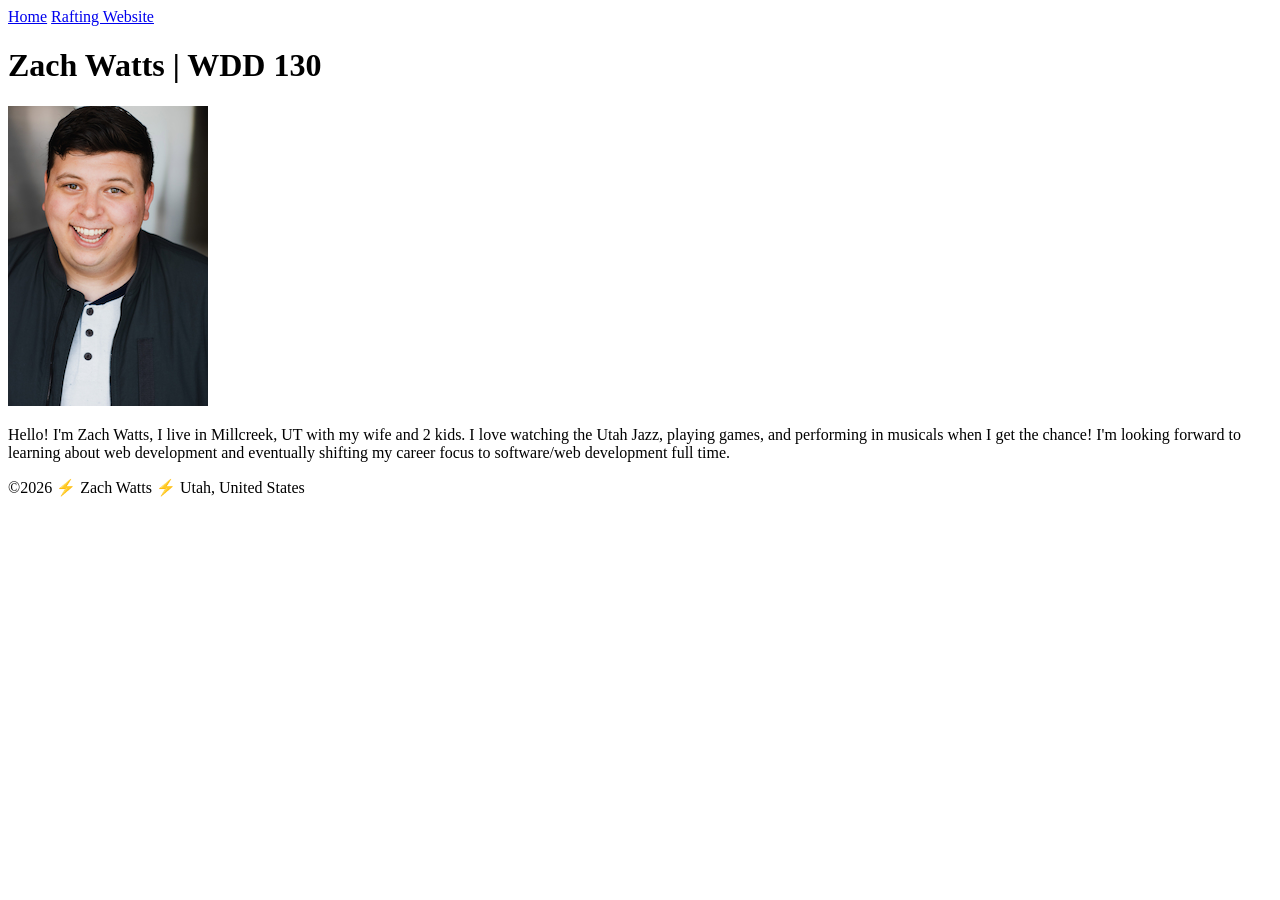
<file: index.html>
<!DOCTYPE html>
<html lang="en">

<head>
    <meta charset="UTF-8">
    <meta name="viewport" content="width=device-width, initial-scale=1.0">
    <title>Zach Watts | WDD 130</title>
</head>

<body>
    <header>
        <nav>
            <a href="#">Home</a>
            <a href="wwr/">Rafting Website</a>
        </nav>
    </header>
    <main>
        <h1>Zach Watts | WDD 130</h1>
        <img src="images/profile.jpg" alt="Zach Watts" width="200">
        <p>Hello! I'm Zach Watts, I live in Millcreek, UT with my wife and 2 kids. I love watching the Utah Jazz,
            playing games, and performing in musicals when I get the chance! I'm looking forward to learning about web
            development and eventually shifting my career focus to software/web development full time.</p>
    </main>
    <footer>
        <p>©️2026 ⚡ Zach Watts ⚡ Utah, United States</p>
    </footer>
</body>

</html>
</file>
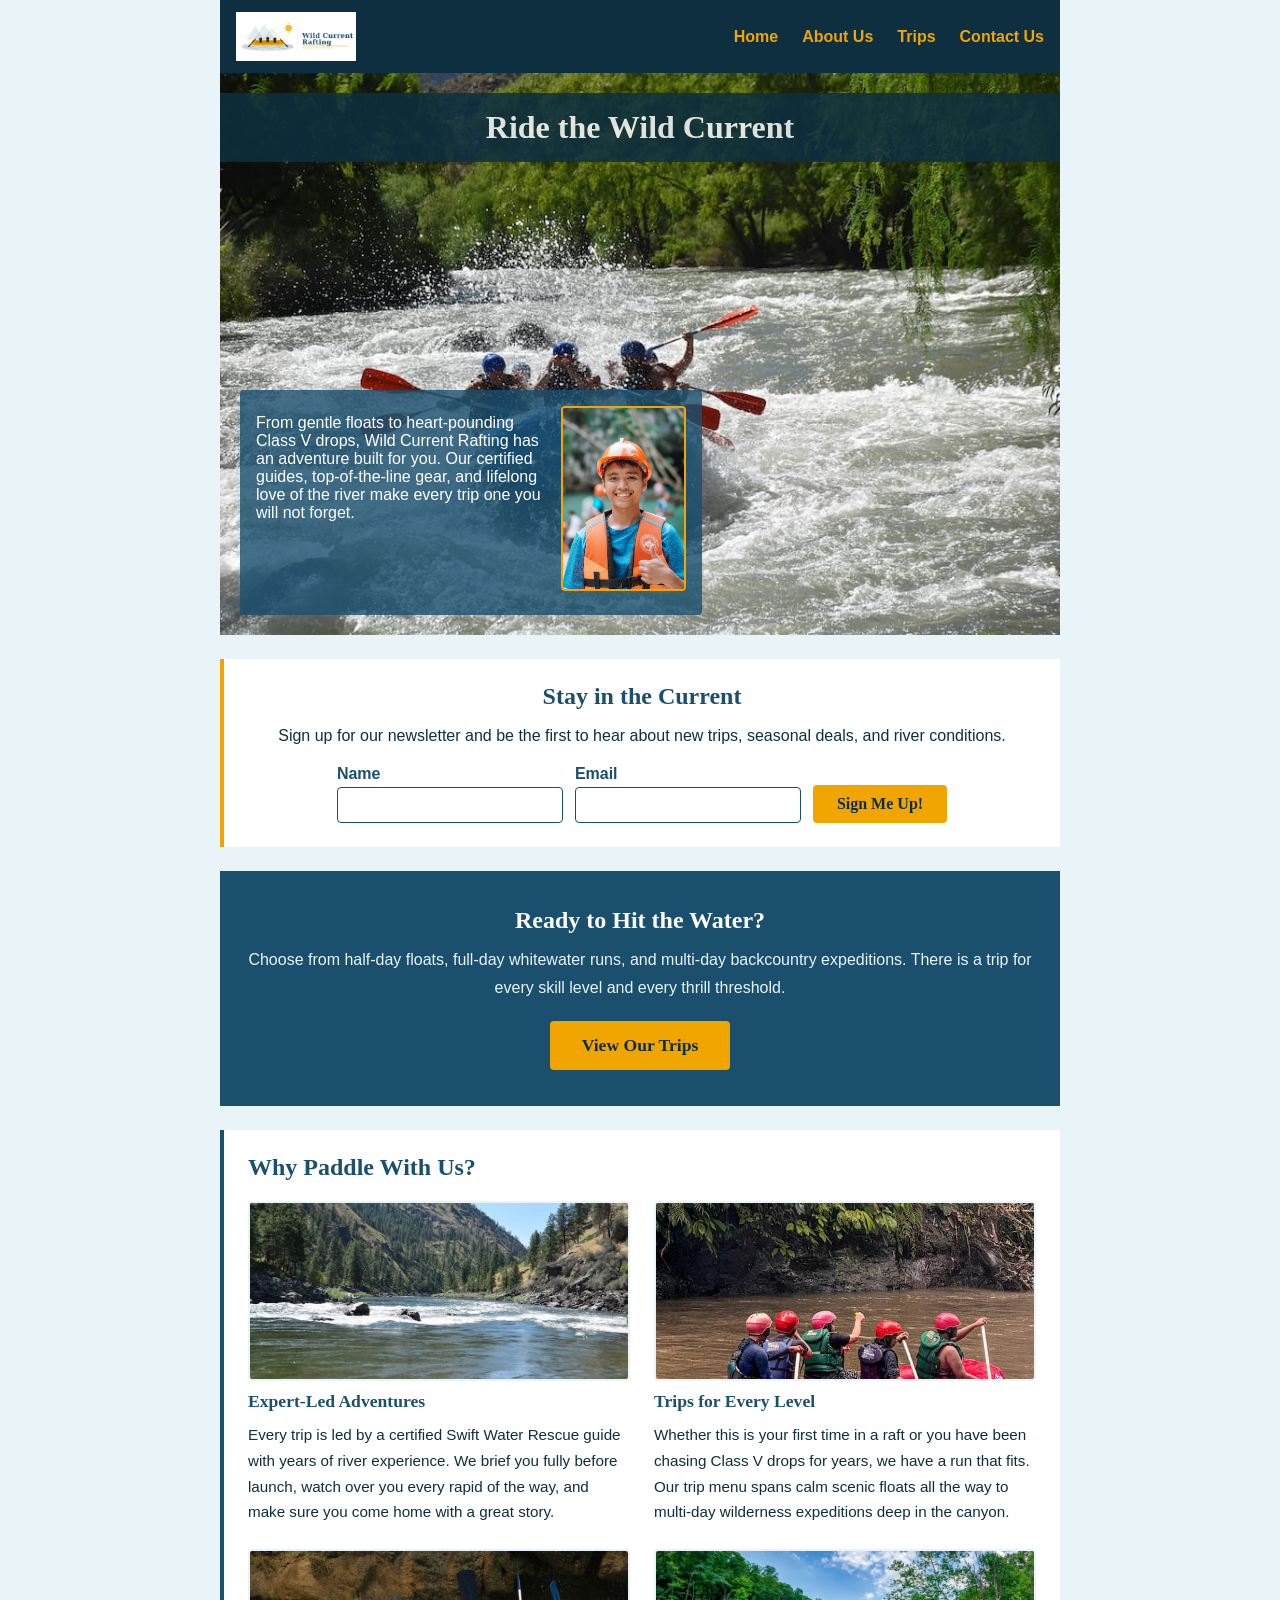
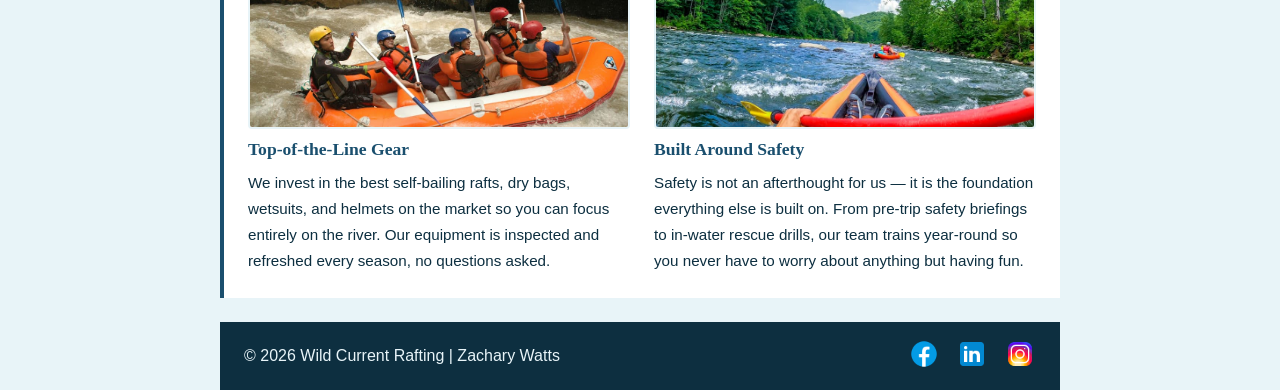
<file: wwr/index.html>
<!DOCTYPE html>
<html lang="en-US">

<head>
    <meta charset="utf-8">
    <meta name="viewport" content="width=device-width, initial-scale=1">
    <meta name="description"
        content="Wild Current Rafting offers thrilling white water adventures for all skill levels. Book a trip, sign up for our newsletter, and start your river journey today.">
    <meta name="author" content="Zachary Watts">
    <title>Home | Wild Current Rafting</title>
    <link rel="stylesheet" href="styles/rafting.css">
</head>

<body>

    <header>
        <img src="images/logo.png" alt="Wild Current Rafting Logo">
        <nav>
            <ul>
                <li><a href="index.html">Home</a></li>
                <li><a href="about.html">About Us</a></li>
                <li><a href="trips.html">Trips</a></li>
                <li><a href="contact.html">Contact Us</a></li>
            </ul>
        </nav>
    </header>

    <main>

        <!-- Hero Section -->
        <div class="hero">
            <img src="images/hero.jpg" alt="Rafters charging through churning white water rapids on a bright day">
            <h1>Ride the Wild Current</h1>
            <article>
                <img src="images/happy-client.jpg" alt="A smiling guest giving a thumbs up after a rafting trip">
                <p>
                    From gentle floats to heart-pounding Class V drops, Wild Current Rafting has an adventure
                    built for you. Our certified guides, top-of-the-line gear, and lifelong love of the river
                    make every trip one you will not forget.
                </p>
            </article>
        </div>

        <!-- Newsletter Signup -->
        <section class="newsletter">
            <h2>Stay in the Current</h2>
            <p>Sign up for our newsletter and be the first to hear about new trips, seasonal deals, and river
                conditions.</p>
            <form class="newsletter-form" action="#" method="post">
                <div class="field">
                    <label for="newsletter-name">Name</label>
                    <input type="text" id="newsletter-name" name="newsletter-name" required>
                </div>
                <div class="field">
                    <label for="newsletter-email">Email</label>
                    <input type="email" id="newsletter-email" name="newsletter-email" required>
                </div>
                <button type="submit">Sign Me Up!</button>
            </form>
        </section>

        <!-- Call to Action -->
        <section class="cta">
            <h2>Ready to Hit the Water?</h2>
            <p>Choose from half-day floats, full-day whitewater runs, and multi-day backcountry expeditions.
                There is a trip for every skill level and every thrill threshold.</p>
            <a href="trips.html" class="cta-button">View Our Trips</a>
        </section>

        <!-- Offerings Grid (CSS Grid — 2 columns) -->
        <section class="offerings">
            <h2>Why Paddle With Us?</h2>
            <div class="offerings-grid">

                <div class="offering-card">
                    <img src="images/adventure1.jpg"
                        alt="Rafters powering through the roaring Los Dientes del Diablo rapids">
                    <h3>Expert-Led Adventures</h3>
                    <p>
                        Every trip is led by a certified Swift Water Rescue guide with years of river experience.
                        We brief you fully before launch, watch over you every rapid of the way, and make sure
                        you come home with a great story.
                    </p>
                </div>

                <div class="offering-card">
                    <img src="images/adventure3.jpg" alt="A family enjoying a calm and scenic Half Day Adventure float">
                    <h3>Trips for Every Level</h3>
                    <p>
                        Whether this is your first time in a raft or you have been chasing Class V drops for
                        years, we have a run that fits. Our trip menu spans calm scenic floats all the way to
                        multi-day wilderness expeditions deep in the canyon.
                    </p>
                </div>

                <div class="offering-card">
                    <img src="images/adventure4.jpg" alt="Paddlers navigating the rushing Tumble Creek stretch">
                    <h3>Top-of-the-Line Gear</h3>
                    <p>
                        We invest in the best self-bailing rafts, dry bags, wetsuits, and helmets on the market
                        so you can focus entirely on the river. Our equipment is inspected and refreshed every
                        season, no questions asked.
                    </p>
                </div>

                <div class="offering-card">
                    <img src="images/adventure5.jpg" alt="Kayakers cruising the scenic Cramer Creek section">
                    <h3>Built Around Safety</h3>
                    <p>
                        Safety is not an afterthought for us — it is the foundation everything else is built
                        on. From pre-trip safety briefings to in-water rescue drills, our team trains year-round
                        so you never have to worry about anything but having fun.
                    </p>
                </div>

            </div>
        </section>

    </main>

    <footer>
        <p>&copy; 2026 Wild Current Rafting | Zachary Watts</p>

        <nav class="socialmedia">
            <a href="https://facebook.com">
                <img src="images/facebook.png" alt="Facebook Icon">
            </a>
            <a href="https://linkedin.com">
                <img src="images/linkedin.png" alt="LinkedIn Icon">
            </a>
            <a href="https://instagram.com">
                <img src="images/instagram.png" alt="Instagram Icon">
            </a>
        </nav>
    </footer>

</body>

</html>
</file>
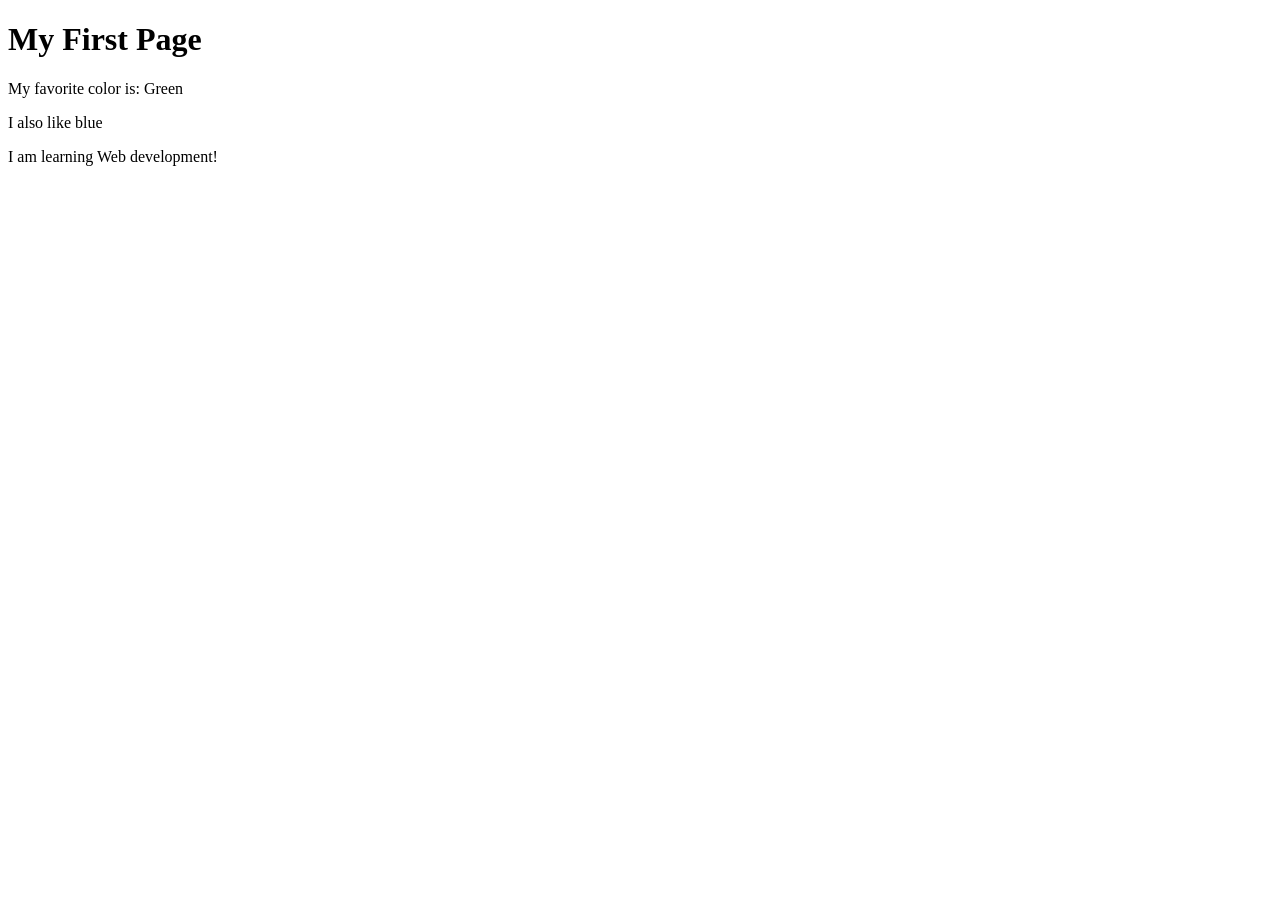
<file: week01/first-page.html>
<!DOCTYPE html>
<html lang="en">
<head>
    <meta charset="UTF-8">
    <meta name="viewport" content="width=device-width, initial-scale=1.0">
    <title>My First Page</title>
</head>
<body>
    <h1>My First Page</h1>
    <p>My favorite color is: Green</p>
    <p>I also like blue</p>
    <p>I am learning Web development!</p>
</body>
</html>
</file>
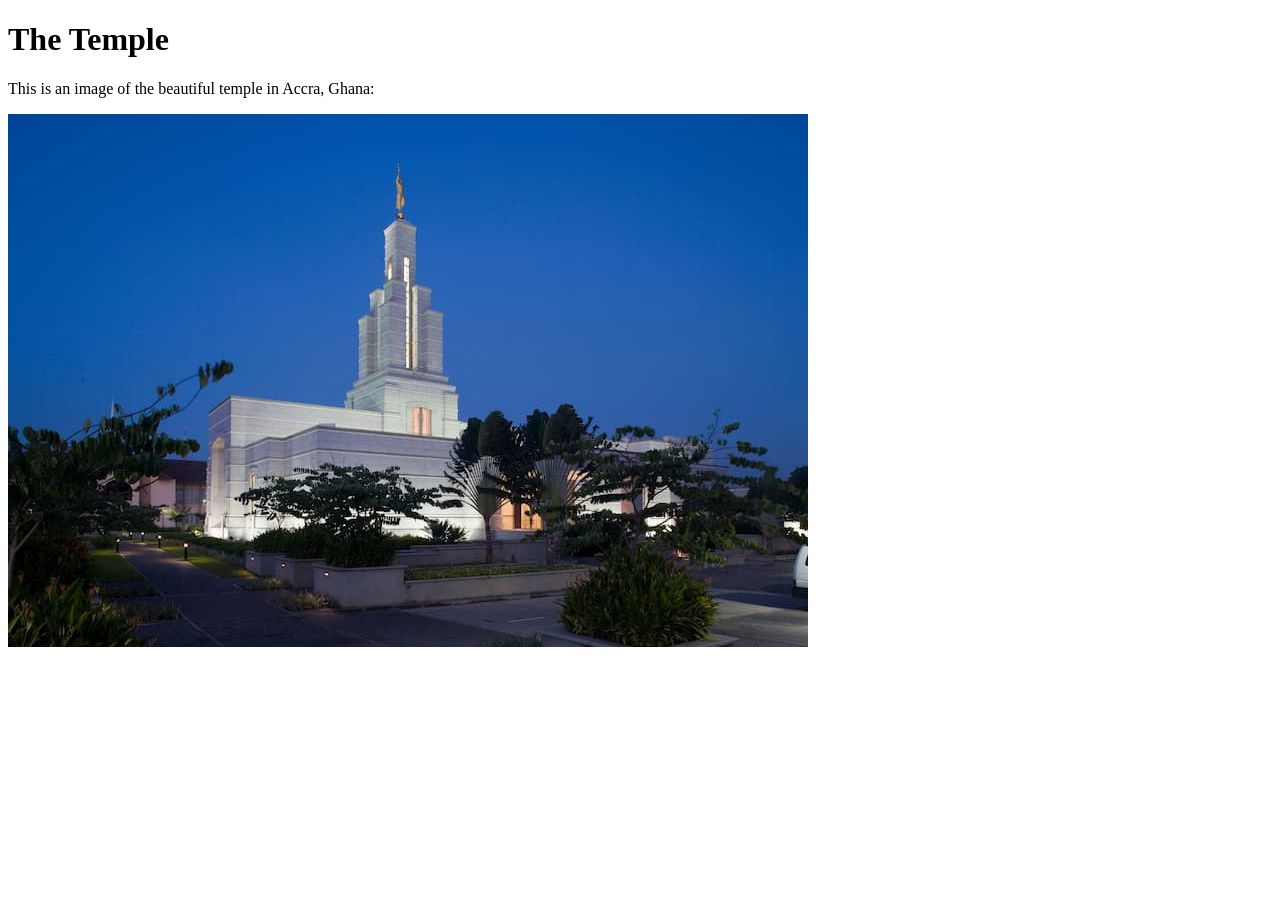
<file: week01/images-solution.html>
<!DOCTYPE html>
<html lang="en">
<head>
    <meta charset="UTF-8">
    <meta name="viewport" content="width=device-width, initial-scale=1.0">
    <title>Temple Image</title>
</head>
<body>
    <h1>The Temple</h1>
    <p>This is an image of the beautiful temple in Accra, Ghana:</p>
    <img src="images/temple-small.jpg" alt="The Accra Ghana Temple">
    
</body>
</html>
</file>
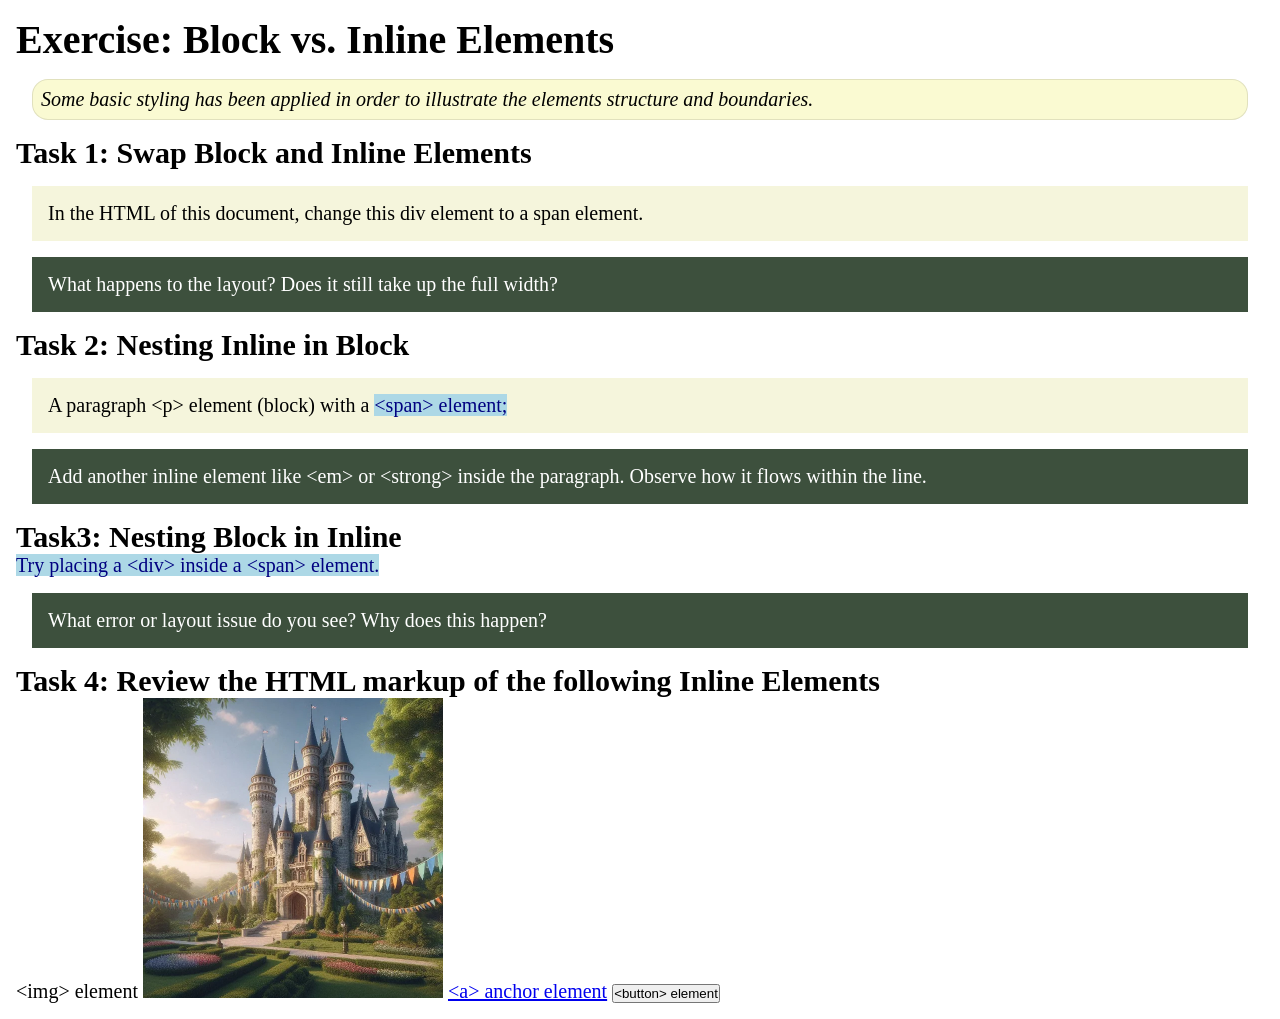
<file: week02/block-vs-inline.html>
<!DOCTYPE html>
<html lang="en">

<head>
    <meta charset="UTF-8">
    <meta name="viewport" content="width=device-width, initial-scale=1.0">
    <title>Exercise: Block vs. Inline Elements</title>
    <link rel="stylesheet" href="styles/block-vs-inline.css">
</head>

<body>
    <main>
        <h1>Exercise: Block vs. Inline Elements</h1>
        <p class="note">Some basic styling has been applied in order to illustrate the elements structure and
            boundaries.</p>

        <h2>Task 1: Swap Block and Inline Elements</h2>
        <div>In the HTML of this document, change this div element to a span element.</div>

        <p class="question">What happens to the layout? Does it still take up the full width?</p>

        <h2>Task 2: Nesting Inline in Block</h2>
        <p>A paragraph &lt;p&gt; element (block) with a <span>&lt;span&gt; element;</span></p>
        <p class="question">Add another inline element like &lt;em&gt; or &lt;strong&gt; inside the paragraph. Observe
            how it flows within the line.</p>

        <h2>Task3: Nesting Block in Inline</h2>
        <span>Try placing a &lt;div&gt; inside a &lt;span&gt; element.</span>
            <p class="question">What error or layout issue do you see? Why does this happen?</p>


            <h2>Task 4: Review the HTML markup of the following Inline Elements</h2>
        &lt;img&gt; element
        <img src="images/castle.webp" alt="placeholder image (images are inline)" width="300" height="300">
        <a href="https://churchofjesuschrist.org">&lt;a&gt; anchor element</a>
        <button type="button">&lt;button&gt; element</button>
    </main>
</body>

</html>
</file>
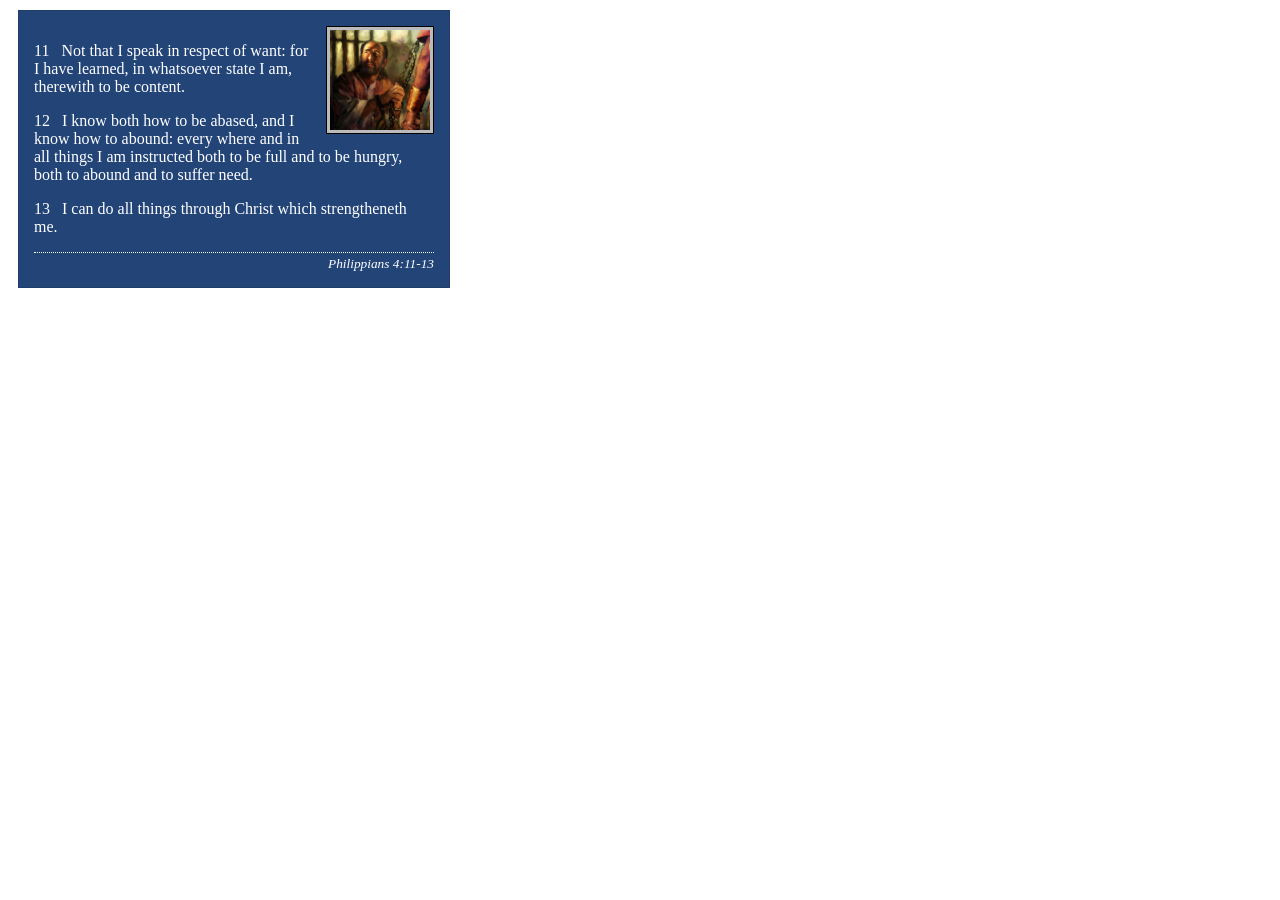
<file: week02/box-model-solution.html>
<!DOCTYPE html>
<html lang="en">
<head>
    <meta charset="UTF-8">
    <meta name="viewport" content="width=device-width, initial-scale=1.0">
    <title>Box Model Activity</title>
    <link rel="stylesheet" href="styles/box-model-solution.css">
</head>
<body>
    <main>
        <div class="callout">
            <img src="images/apostle-paul-imprisoned.webp" alt="Paul the Apostle - Imprisoned in Rome" width="200" height="200">
            <blockquote>
                <p>11 &nbsp; Not that I speak in respect of want: for I have learned, in whatsoever state I am, therewith to be content.</p>
                <p>12 &nbsp; I know both how to be abased, and I know how to abound: every where and in all things I am instructed both to be full and to be hungry, both to abound and to suffer need.</p>
                <p>13 &nbsp; I can do all things through Christ which strengtheneth me.</p>
            </blockquote>
            <cite>Philippians 4:11-13</cite>
        </div>
    </main>
</body>
</html>
</file>
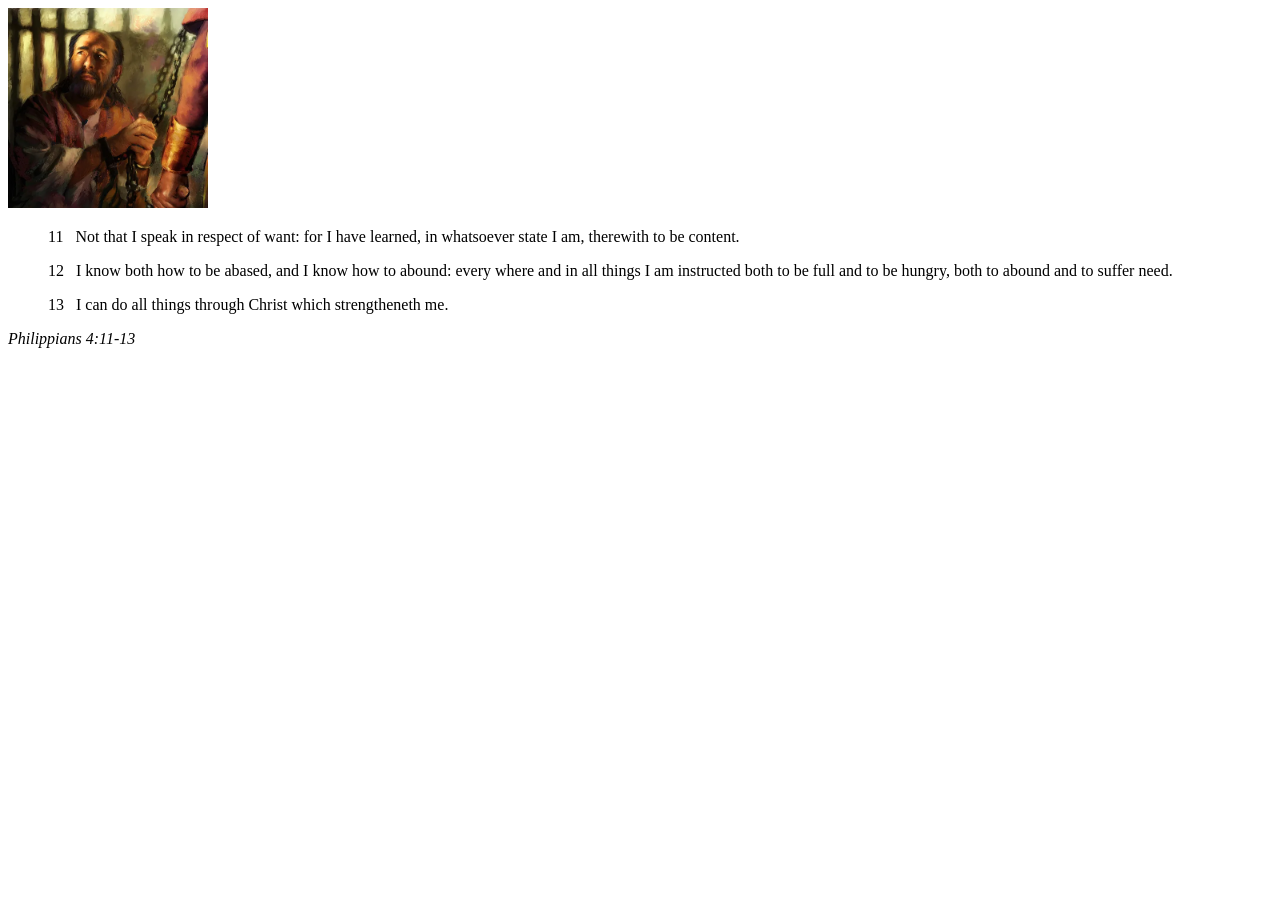
<file: week02/box-model.html>
<!DOCTYPE html>
<html lang="en">
<head>
    <meta charset="UTF-8">
    <meta name="viewport" content="width=device-width, initial-scale=1.0">
    <title>Box Model Activity</title>
</head>
<body>
    <main>
        <div class="callout">
            <img src="images/apostle-paul-imprisoned.webp" alt="Paul the Apostle - Imprisoned in Rome" width="200" height="200">
            <blockquote>
                <p>11 &nbsp; Not that I speak in respect of want: for I have learned, in whatsoever state I am, therewith to be content.</p>
                <p>12 &nbsp; I know both how to be abased, and I know how to abound: every where and in all things I am instructed both to be full and to be hungry, both to abound and to suffer need.</p>
                <p>13 &nbsp; I can do all things through Christ which strengtheneth me.</p>
            </blockquote>
            <cite>Philippians 4:11-13</cite>
        </div>
    </main>
</body>
</html>
</file>
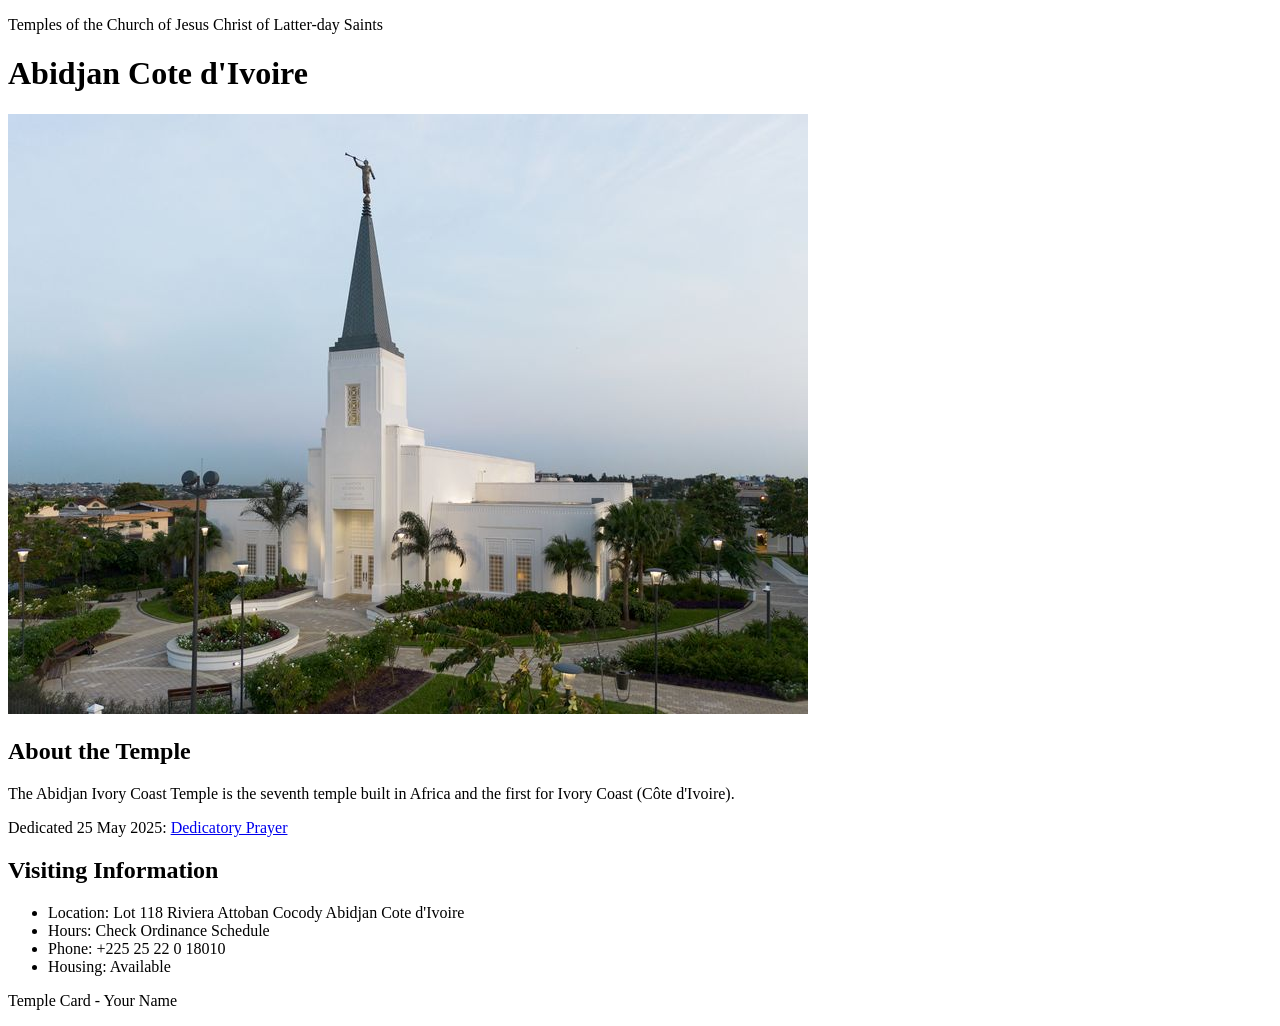
<file: week02/temple.html>
<!DOCTYPE html>
<html lang="en">

<head>
    <meta charset="UTF-8">
    <meta name="viewport" content="width=device-width, initial-scale=1.0">
    <title>Temple Card - Abidjan Cote d'Ivoire</title>
</head>

<body>
    <header>
        <p>Temples of the Church of Jesus Christ of Latter-day Saints</p>
    </header>
    <main>
        <h1>Abidjan Cote d'Ivoire</h1>
        <picture>
            <img src="images/abidjan-ivory-coast.jpeg" alt="Abidjan Cote d'Ivoire Temple">
        </picture>
        <section>
            <h2>About the Temple</h2>
            <p>The Abidjan Ivory Coast Temple is the seventh temple built in Africa and the first for Ivory Coast (Côte
                d'Ivoire).</p>
            <p>Dedicated 25 May 2025: <a
                    href="https://www.churchofjesuschrist.org/temples/dedicatory-prayer/abidjan-ivory-coast-temple/2025-05-25?lang=eng"
                    target="_blank" rel="noopener noreferrer">Dedicatory Prayer</a></p>
        </section>
        <section>
            <h2>Visiting Information</h2>
            <ul>
                <li>Location: Lot 118 Riviera Attoban Cocody Abidjan Cote d'Ivoire</li>
                <li>Hours: Check Ordinance Schedule</li>
                <li>Phone: +225 25 22 0 18010</li>
                <li>Housing: Available</li>
            </ul>
        </section>
    </main>
    <footer>
        <p>Temple Card - Your Name</p>
    </footer>
</body>

</html>
</file>
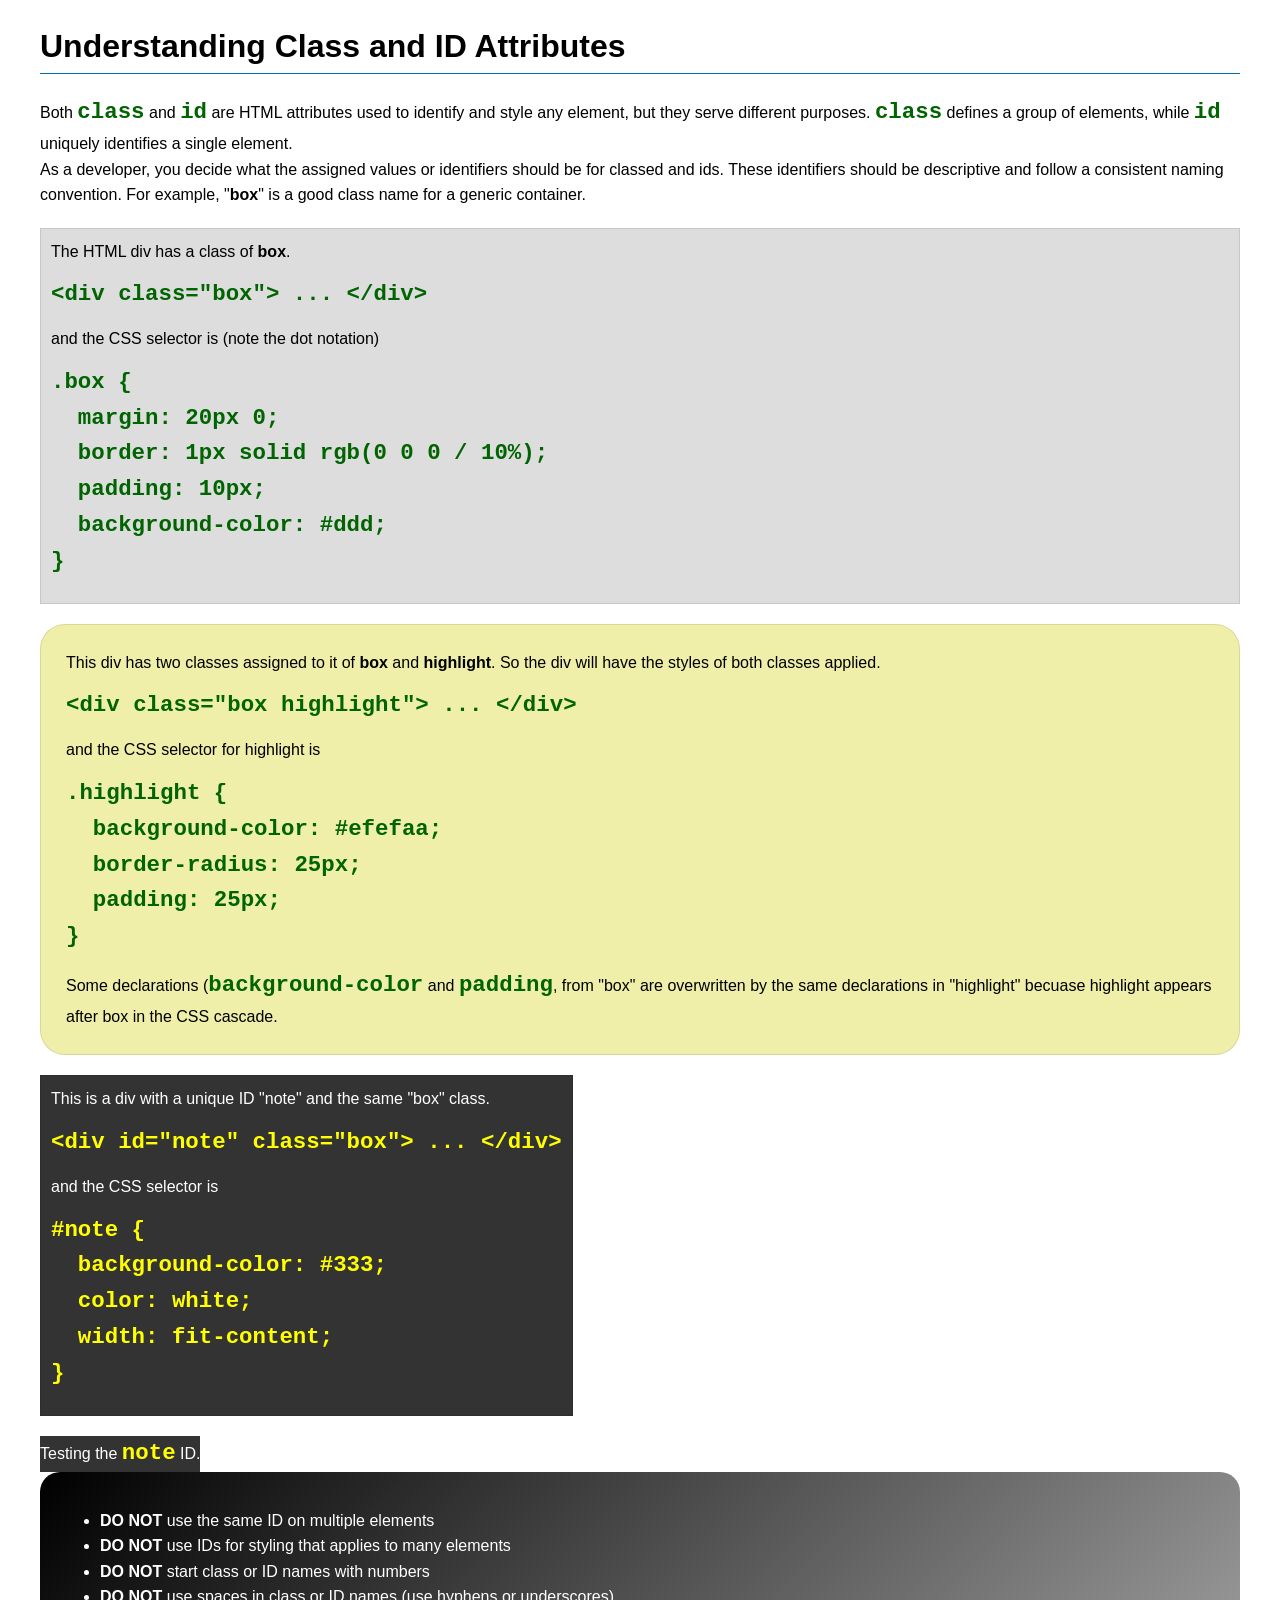
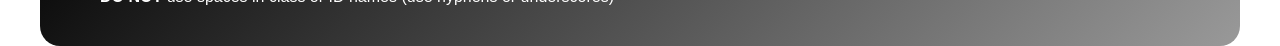
<file: week03/class-and-id.html>
<!DOCTYPE html>
<html lang="en">

<head>
    <meta charset="UTF-8">
    <meta name="viewport" content="width=device-width, initial-scale=1.0">
    <title>Class vs ID Attributes</title>
    <link rel="stylesheet" href="styles/class-and-id.css">
</head>

<body>
    <h1>Understanding Class and ID Attributes</h1>
    <p>Both <code>class</code> and <code>id</code> are HTML attributes used to identify and style any element, but they
        serve different purposes. <code>class</code> defines a group of elements, while <code>id</code> uniquely
        identifies a single element.</p>
    <p>As a developer, you decide what the assigned values or identifiers should be for classed and ids. These
        identifiers should be
        descriptive and follow a consistent naming convention. For example, "<strong>box</strong>" is a good class name
        for a generic container.</p>
    <div class="box">
        <p>The HTML div has a class of <strong>box</strong>.</p>
        <pre><code class="html">&lt;div class="box"&gt; ... &lt;/div&gt;</code></pre>
        and the CSS selector is (note the dot notation)
        <pre><code class="css">.box {
  margin: 20px 0;
  border: 1px solid rgb(0 0 0 / 10%);
  padding: 10px;
  background-color: #ddd; 
}</code></pre>
    </div>

    <div class="box highlight">
        <p>This div has two classes assigned to it of <strong>box</strong> and <strong>highlight</strong>. So the div
            will have the styles of both classes applied.</p>
        <pre><code class="html">&lt;div class="box highlight"&gt; ... &lt;/div&gt;</code></pre>
        and the CSS selector for highlight is
        <pre><code class="css">.highlight {
  background-color: #efefaa;
  border-radius: 25px;
  padding: 25px;
}</code></pre>
        <p>Some declarations (<code>background-color</code> and <code>padding</code>, from "box" are overwritten by the
            same declarations in "highlight" becuase highlight appears after box in the CSS cascade.</p>
    </div>

    <div id="note" class="box">
        <p>This is a div with a unique ID "note" and the same "box" class.</p>
        <pre><code class="html">&lt;div id="note" class="box"&gt; ... &lt;/div&gt;</code></pre>
        and the CSS selector is
        <pre><code class="css">#note {
  background-color: #333;
  color: white;
  width: fit-content;
}</code></pre>
    </div>

    <div id="note">
        <p>Testing the <code>note</code> ID.</p>
    </div>

    <section id="best-practice">
        <ul>
            <li><strong>DO NOT</strong> use the same ID on multiple elements</li>
            <li><strong>DO NOT</strong> use IDs for styling that applies to many elements</li>
            <li><strong>DO NOT</strong> start class or ID names with numbers</li>
            <li><strong>DO NOT</strong> use spaces in class or ID names (use hyphens or underscores)</li>
        </ul>
    </section>




</body>

</html>
</file>
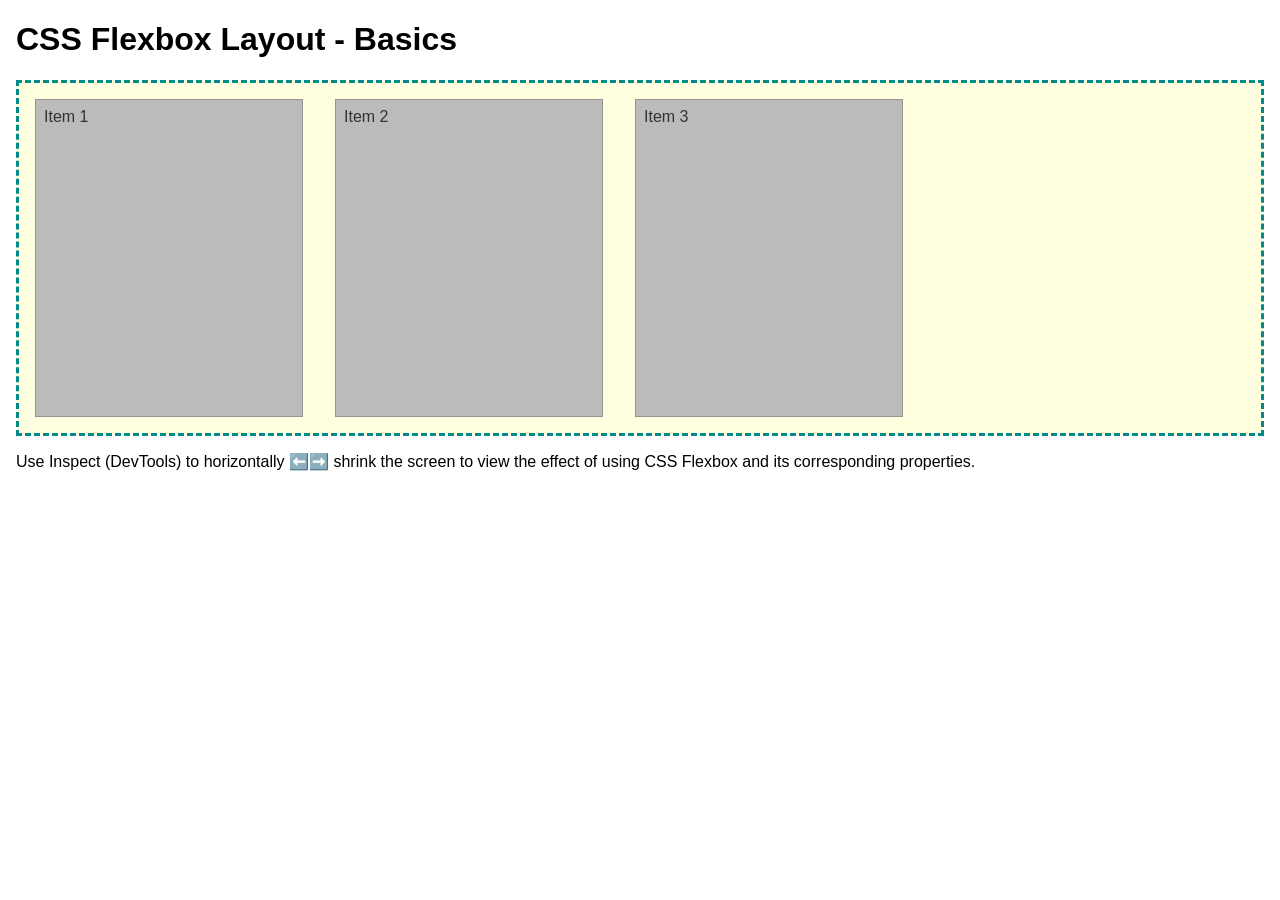
<file: week04/flexbox-layout.html>
<!DOCTYPE html>
<html lang="en">
<head>
    <meta charset="UTF-8">
    <meta name="viewport" content="width=device-width, initial-scale=1.0">
    <title>CSS Flexbox Layout - Basics</title>
    <link rel="stylesheet" href="styles/flexbox.css">
</head>
<body>
    <main>
        <h1>CSS Flexbox Layout - Basics</h1>
        <div class="flex-container">
            <div class="flex-item item1">Item 1</div>
            <div class="flex-item item2">Item 2</div>
            <div class="flex-item item3">Item 3</div>
        </div>
        <p>Use Inspect (DevTools) to horizontally ⬅️➡️ shrink the screen to view the effect of using CSS Flexbox and its corresponding properties.</p>
    </main>
</body>
</html>
</file>
<file: wwr/styles/rafting.css>
/* ============================================================
   Wild Current Rafting — rafting.css
   WDD 130 | Zachary Watts
   ============================================================ */

/* --- CSS Variables (Color Scheme & Fonts) --- */
:root {
  --primary-color: #1a4f6e;
  /* deep river blue */
  --secondary-color: #e8f4f8;
  /* light sky */
  --accent1-color: #0d2f40;
  /* dark navy */
  --accent2-color: #f0a500;
  /* warm amber/gold */
  --heading-font: "Georgia", "Times New Roman", serif;
  --body-font: "Trebuchet MS", Verdana, sans-serif;
}

/* --- Box Model Reset --- */
* {
  margin: 0;
  padding: 0;
  box-sizing: border-box;
}

/* --- Body --- */
body {
  font-family: var(--body-font);
  color: var(--accent1-color);
  background-color: var(--secondary-color);
}

/* --- Page Width & Centering ---
   max-width instead of width so the page never forces
   horizontal scrolling on narrow screens              */
header,
main,
footer {
  max-width: 840px;
  width: 100%;
  margin: 0 auto;
}

/* ============================================================
   HEADER  — CSS Grid: logo column | nav column
   ============================================================ */
header {
  background-color: var(--accent1-color);
  color: var(--accent2-color);
  display: grid;
  grid-template-columns: auto 1fr;
  align-items: center;
  gap: 16px;
  padding: 12px 16px;
}

/* Logo — direct child img only (keeps header > img
   separate from any other img rules)                 */
header>img {
  width: 120px;
  height: auto;
  display: block;
}

/* ============================================================
   NAV — CSS Flex: horizontal link row
   ============================================================ */
nav ul {
  list-style: none;
  display: flex;
  justify-content: flex-end;
  gap: 24px;
}

nav ul li a {
  color: var(--accent2-color);
  text-decoration: none;
  font-family: var(--body-font);
  font-weight: bold;
}

nav ul li a:hover {
  text-decoration: underline;
}

/* ============================================================
   HEADINGS
   ============================================================ */
h1,
h2 {
  font-family: var(--heading-font);
  color: var(--primary-color);
}

/* ============================================================
   HERO SECTION
   The .hero div is the positioning context (position:relative).
   Both the h1 and the article overlay are position:absolute
   so they sit on top of the hero background image.
   ============================================================ */
.hero {
  position: relative;
}

/* Hero background image — direct child only so this rule
   does NOT accidentally apply to the article's img       */
.hero>img {
  display: block;
  width: 100%;
  height: auto;
}

/* h1 banner overlaid at the top of the hero image.
   Scoped to .hero so a normal h1 (e.g. on the Contact page)
   just gets the base h1, h2 styling above. */
.hero h1 {
  position: absolute;
  top: 20px;
  width: 100%;
  padding: 16px;
  text-align: center;
  background-color: var(--accent1-color);
  color: #fff;
  opacity: 0.85;
}

/* Mission statement overlay — bottom-left of hero */
.hero article {
  position: absolute;
  bottom: 20px;
  left: 20px;
  width: 55%;
  background-color: rgba(26, 79, 110, 0.80);
  color: #fff;
  padding: 16px;
  border-radius: 4px;
}

.hero article p {
  color: #fff;
  margin: 8px 0 0 0;
  padding: 0;
}

/* Happy-client image floated to the right inside the article */
.hero article img {
  float: right;
  width: 125px;
  height: auto;
  margin: 0 0 8px 12px;
  border: 2px solid var(--accent2-color);
  border-radius: 4px;
}

/* ============================================================
   SECTIONS — shared base style
   ============================================================ */
section {
  background-color: #fff;
  border-left: 4px solid var(--accent2-color);
  margin: 24px 0;
  padding: 24px;
}

section h2 {
  margin-bottom: 12px;
  color: var(--primary-color);
}

/* ============================================================
   HISTORY SECTION — two-column Grid: text | image
   ============================================================ */
.history,
.contact-main {
  display: grid;
  grid-template-columns: 1fr 1fr;
  gap: 24px;
}

.history {
  align-items: center;
}

.history-text p {
  line-height: 1.7;
}

.history-img img {
  width: 100%;
  height: auto;
  display: block;
  border-radius: 4px;
  border: 3px solid var(--accent2-color);
}

/* ============================================================
   ADVENTURES SECTION — five figures in a horizontal row
   ============================================================ */
.adventures {
  border-left: 4px solid var(--primary-color);
}

.adventures h2 {
  margin-bottom: 16px;
}

.adventures-gallery,
.employee-gallery {
  display: flex;
  gap: 12px;
}

.adventures-gallery figure,
.employee-gallery figure {
  flex: 1;
  text-align: center;
}

.adventures-gallery img,
.employee-gallery img {
  width: 100%;
  object-fit: cover;
  display: block;
  border-radius: 4px;
  border: 2px solid var(--secondary-color);
}

.adventures-gallery img {
  height: 130px;
}

/* Employee headshots are tall portrait photos, so they need
   a taller crop than the landscape adventure photos above
   to avoid cutting through people's faces */
.employee-gallery img {
  height: 220px;
}

.adventures-gallery figcaption,
.employee-gallery figcaption {
  margin-top: 6px;
  font-size: 0.8rem;
  font-weight: bold;
  color: var(--primary-color);
  font-family: var(--body-font);
}

/* ============================================================
   FOOTER — copyright left | social icons right
   ============================================================ */
footer {
  background-color: var(--accent1-color);
  color: var(--secondary-color);
  display: flex;
  justify-content: space-between;
  align-items: center;
  padding: 16px 24px;
}

footer p {
  color: var(--secondary-color);
  margin: 0;
}

.socialmedia {
  display: flex;
  justify-content: flex-end;
  gap: 16px;
  margin: 0;
  padding: 0;
}

.socialmedia a {
  text-decoration: none;
}

.socialmedia img {
  width: 32px;
  height: 32px;
}

/* ============================================================
   CONTACT PAGE
   ============================================================ */

/* --- Intro: company name + address, centered above the
   map/form section --- */
.contact-intro {
  text-align: center;
  padding: 24px 16px 0;
}

.contact-intro address {
  font-style: normal;
  line-height: 1.7;
  margin-top: 8px;
}

.contact-intro a {
  color: var(--primary-color);
  text-decoration: none;
}

.contact-intro a:hover {
  text-decoration: underline;
}

/* --- Map + Form
   .contact-main shares the .history two-column grid above;
   align-items: start since the form runs taller than the map --- */
.contact-main {
  align-items: start;
}

.map iframe {
  display: block;
  width: 100%;
  height: 100%;
  min-height: 320px;
  border: 0;
  border-radius: 4px;
}

/* --- Contact Form --- */
.contact-form {
  display: flex;
  flex-direction: column;
  gap: 16px;
}

.form-group {
  display: flex;
  flex-direction: column;
  gap: 4px;
}

.contact-form label {
  font-weight: bold;
  color: var(--primary-color);
}

.contact-form input[type="text"],
.contact-form input[type="email"],
.contact-form textarea {
  font-family: var(--body-font);
  font-size: 1rem;
  padding: 8px;
  border: 1px solid var(--primary-color);
  border-radius: 4px;
}

.contact-form textarea {
  resize: vertical;
}

.contact-form fieldset {
  border: 1px solid var(--primary-color);
  border-radius: 4px;
  padding: 12px;
}

.contact-form legend {
  font-weight: bold;
  color: var(--primary-color);
  padding: 0 4px;
}

.contact-form fieldset label,
.checkbox-group label {
  display: flex;
  align-items: center;
  gap: 8px;
  font-weight: normal;
  color: var(--accent1-color);
}

.contact-form button[type="submit"] {
  align-self: flex-start;
  font-family: var(--heading-font);
  font-size: 1.1rem;
  font-weight: bold;
  color: var(--accent1-color);
  background-color: var(--accent2-color);
  border: none;
  border-radius: 4px;
  padding: 12px 24px;
  cursor: pointer;
}

.contact-form button[type="submit"]:hover {
  color: #fff;
  background-color: var(--primary-color);
}

/* ============================================================
   HOME PAGE — Newsletter Form
   ============================================================ */
.newsletter {
  text-align: center;
}

.newsletter p {
  margin-bottom: 16px;
  line-height: 1.7;
}

.newsletter-form {
  display: flex;
  flex-wrap: wrap;
  justify-content: center;
  gap: 12px;
  margin-top: 8px;
}

.newsletter-form label {
  font-weight: bold;
  color: var(--primary-color);
}

.newsletter-form .field {
  display: flex;
  flex-direction: column;
  gap: 4px;
  text-align: left;
}

.newsletter-form input[type="text"],
.newsletter-form input[type="email"] {
  font-family: var(--body-font);
  font-size: 1rem;
  padding: 8px 12px;
  border: 1px solid var(--primary-color);
  border-radius: 4px;
  min-width: 200px;
}

.newsletter-form button[type="submit"] {
  align-self: flex-end;
  font-family: var(--heading-font);
  font-size: 1rem;
  font-weight: bold;
  color: var(--accent1-color);
  background-color: var(--accent2-color);
  border: none;
  border-radius: 4px;
  padding: 10px 24px;
  cursor: pointer;
}

.newsletter-form button[type="submit"]:hover {
  color: #fff;
  background-color: var(--primary-color);
}

/* ============================================================
   HOME PAGE — Call to Action
   ============================================================ */
.cta {
  text-align: center;
  background-color: var(--primary-color);
  border-left: none;
  color: #fff;
  padding: 36px 24px;
}

.cta h2 {
  color: #fff;
  margin-bottom: 12px;
}

.cta p {
  color: var(--secondary-color);
  margin-bottom: 20px;
  line-height: 1.7;
}

.cta-button {
  display: inline-block;
  font-family: var(--heading-font);
  font-size: 1.1rem;
  font-weight: bold;
  color: var(--accent1-color);
  background-color: var(--accent2-color);
  text-decoration: none;
  border-radius: 4px;
  padding: 14px 32px;
}

.cta-button:hover {
  color: #fff;
  background-color: var(--accent1-color);
}

/* ============================================================
   HOME PAGE — Offerings Grid (CSS Grid, two columns)
   ============================================================ */
.offerings {
  border-left: 4px solid var(--primary-color);
}

.offerings h2 {
  margin-bottom: 20px;
}

.offerings-grid {
  display: grid;
  grid-template-columns: 1fr 1fr;
  gap: 24px;
}

.offering-card {
  display: flex;
  flex-direction: column;
  gap: 10px;
}

.offering-card img {
  width: 100%;
  height: 180px;
  object-fit: cover;
  border-radius: 4px;
  border: 2px solid var(--secondary-color);
  display: block;
}

.offering-card h3 {
  font-family: var(--heading-font);
  color: var(--primary-color);
  font-size: 1.1rem;
}

.offering-card p {
  line-height: 1.7;
  font-size: 0.95rem;
}

/* ============================================================
   TRIPS PAGE — Trip Cards Grid
   ============================================================ */
.trips-intro {
  text-align: center;
}

.trips-intro p {
  line-height: 1.7;
  margin-bottom: 0;
}

.trips-grid {
  display: grid;
  grid-template-columns: 1fr 1fr;
  gap: 24px;
}

.trip-card {
  background-color: var(--secondary-color);
  border-radius: 4px;
  overflow: hidden;
  border: 2px solid var(--primary-color);
  display: flex;
  flex-direction: column;
}

.trip-card img {
  width: 100%;
  height: 180px;
  object-fit: cover;
  display: block;
}

.trip-card-body {
  padding: 16px;
  flex: 1;
  display: flex;
  flex-direction: column;
  gap: 8px;
}

.trip-card-body h3 {
  font-family: var(--heading-font);
  color: var(--primary-color);
  font-size: 1.1rem;
}

.trip-meta {
  display: flex;
  gap: 16px;
  font-size: 0.85rem;
  font-weight: bold;
  color: var(--primary-color);
}

.trip-card-body p {
  line-height: 1.7;
  font-size: 0.95rem;
  flex: 1;
}

/* Third card spans both columns on a 2-col grid */
.trip-card:last-child {
  grid-column: 1 / -1;
  display: grid;
  grid-template-columns: 1fr 1fr;
}

.trip-card:last-child img {
  height: 100%;
  min-height: 200px;
}

/* ============================================================
   TRIPS PAGE — Summary Table
   ============================================================ */
.trips-table {
  overflow-x: auto;
}

.trips-table h2 {
  margin-bottom: 16px;
}

.trips-table table {
  width: 100%;
  border-collapse: collapse;
  font-size: 0.95rem;
}

.trips-table th {
  background-color: var(--primary-color);
  color: #fff;
  padding: 10px 14px;
  text-align: left;
  font-family: var(--heading-font);
}

.trips-table td {
  padding: 10px 14px;
  border-bottom: 1px solid var(--secondary-color);
}

.trips-table tr:nth-child(even) td {
  background-color: var(--secondary-color);
}

.trips-table tr:hover td {
  background-color: #d6eaf3;
}

/* ============================================================
   TRIPS PAGE — Call to Action
   ============================================================ */
.trips-cta {
  text-align: center;
  background-color: var(--primary-color);
  border-left: none;
  color: #fff;
  padding: 36px 24px;
}

.trips-cta h2 {
  color: #fff;
  margin-bottom: 12px;
}

.trips-cta p {
  color: var(--secondary-color);
  margin-bottom: 20px;
  line-height: 1.7;
}
</file>
<file: week02/styles/block-vs-inline.css>
* {
    margin: 0;
    padding: 0;
}

body {
    font-size: 20px;
    margin: 1rem;
}

p,
div {
    background-color: beige;
    margin: 1rem;
    padding: 1rem;
}

span {
    color: navy;
    background-color: lightblue;
}

code {
    margin: 0;
    padding: 0;
    color: green;
    font-size: 1.2rem;
}

.note {
    font-style: italic;
    background-color: lightgoldenrodyellow;
    border-radius: 1rem;
    border: 1px solid rgb(0 0 0 / 10%);
    margin: 1rem;
    padding: .5rem;
}

.question {
    background-color: #3d503d;
    color: #fff;
}
</file>
<file: week02/styles/box-model-solution.css>
.callout {
    max-width: 400px;
    margin: 10px;
    border: 1px solid rgba(0, 0, 0, .1);
    padding: 15px;
    background-color: #247;
    color: #fff;
}

.callout img {
    float: right;
    margin: 0 0 10px 15px;
    border: 1px solid #000;
    padding: 3px;
    background-color: #bbb;
    width: 100px;
    height: auto;

}

blockquote {
    margin: 0;
}

cite {
    display: block;
    border-top: 1px dotted #fff;
    padding-top: 3px;
    text-align: right;
    font-size: smaller;
}
</file>
<file: week03/styles/class-and-id.css>
body {
    font-family: Arial, sans-serif;
    line-height: 1.6;
    margin: 0;
    padding: 0 40px;
}

h1 {
    border-bottom: 1px solid rgb(0 110 182);
    padding-bottom: 0;
}



p {
    margin: 0;
}

code {
    color: darkgreen;
    font-weight: 700;
    font-size: 1.4rem;
}

/* Class examples - can be reused */

.box {
    margin: 20px 0;
    border: 1px solid rgb(0 0 0 / 10%);
    padding: 10px;
    background-color: #ddd; /* this is shorthand for #dddddd */
}

.highlight {
    background-color: #efefaa;
    border-radius: 25px;
    padding: 25px;
}

/* ID examples - should be unique */

#note {
    background-color: #333;
    color: white;
    width: fit-content;
}

#note code {
    color: yellow;
}

#best-practice {
    background: linear-gradient(135deg, #000 0%, #999 100%);
    color: white;
    border-radius: 20px;
    padding: 20px
}
</file>
<file: week04/styles/flexbox.css>
body {
    font-family: Helvetica, Arial, sans-serif;
    margin: 1rem;
}

.flex-container {
    border: 3px dashed darkcyan;
    background-color: lightyellow;
    display: flex;
    flex-wrap: wrap;
}

.flex-item {
    width: 250px;
    margin: 1rem;
    border: 1px solid rgb(0 0 0 / 20%);
    padding: 0.5rem;
    background-color: #bbb;
    color: #333;
}

.item1 {
    min-height: 100px;
}

.item2 {
    min-height: 200px;
}

.item3 {
    min-height: 300px;
}
</file>
